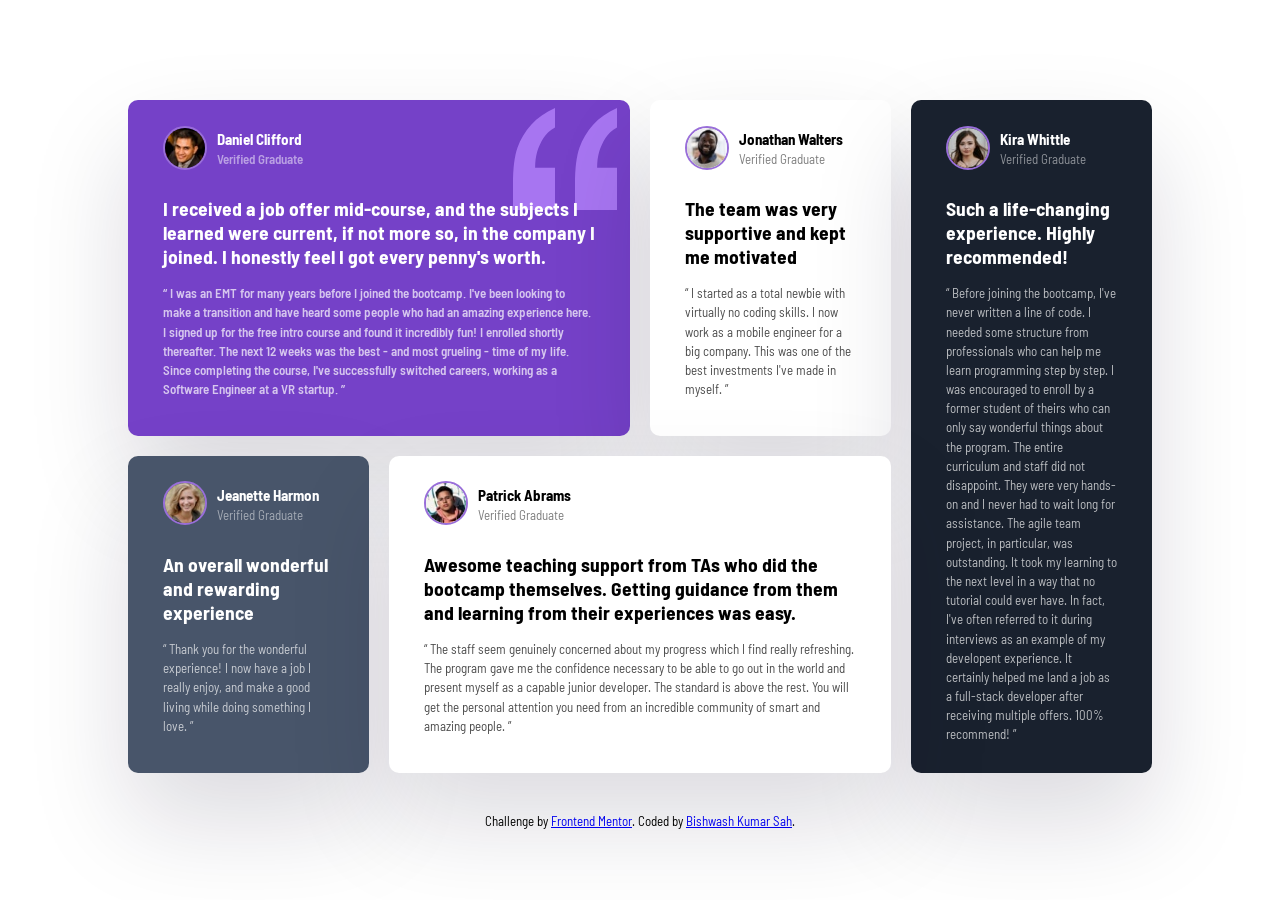
<file: index.html>
<!DOCTYPE html>
<html lang="en">
  <head>
    <meta charset="UTF-8" />
    <meta name="viewport" content="width=device-width, initial-scale=1.0" />
    <link rel="icon" type="image/png" sizes="32x32" href="favicon-32x32.png" />
    <title>Frontend Mentor | Testimonials Grid Section</title>
    <link rel="preconnect" href="https://fonts.googleapis.com" />
    <link rel="preconnect" href="https://fonts.gstatic.com" crossorigin />
    <link
      href="https://fonts.googleapis.com/css2?family=Barlow+Semi+Condensed:wght@500;600&family=Roboto:ital,wght@0,100;0,500;1,700&display=swap"
      rel="stylesheet"
    />
    <link rel="stylesheet" href="styles.css" />
  </head>
  <body>
    <div class="testimonials">
      <div class="container bg-purple">
        <div class="header">
          <img src="image-daniel.jpg" alt="daniel" />
          <div class="userName">
            <h3>Daniel Clifford</h3>
            <p>Verified Graduate</p>
          </div>
        </div>
        <h2>
          I received a job offer mid-course, and the subjects I learned were
          current, if not more so, in the company I joined. I honestly feel I
          got every penny's worth.
        </h2>
        <p class="quotation">
          “ I was an EMT for many years before I joined the bootcamp. I've been
          looking to make a transition and have heard some people who had an
          amazing experience here. I signed up for the free intro course and
          found it incredibly fun! I enrolled shortly thereafter. The next 12
          weeks was the best - and most grueling - time of my life. Since
          completing the course, I've successfully switched careers, working as
          a Software Engineer at a VR startup. ”
        </p>
      </div>
      <div class="container">
        <div class="header">
          <img src="image-jonathan.jpg" alt="jonathan" />
          <div class="userName">
            <h3>Jonathan Walters</h3>
            <p>Verified Graduate</p>
          </div>
        </div>
        <h2>The team was very supportive and kept me motivated</h2>
        <p class="quotation">
          “ I started as a total newbie with virtually no coding skills. I now
          work as a mobile engineer for a big company. This was one of the best
          investments I've made in myself. ”
        </p>
      </div>
      <div class="container bg-black">
        <div class="header">
          <img src="image-kira.jpg" alt="kira" />
          <div class="userName">
            <h3>Kira Whittle</h3>
            <p>Verified Graduate</p>
          </div>
        </div>
        <h2>Such a life-changing experience. Highly recommended!</h2>
        <p class="quotation">
          “ Before joining the bootcamp, I've never written a line of code. I
          needed some structure from professionals who can help me learn
          programming step by step. I was encouraged to enroll by a former
          student of theirs who can only say wonderful things about the program.
          The entire curriculum and staff did not disappoint. They were very
          hands-on and I never had to wait long for assistance. The agile team
          project, in particular, was outstanding. It took my learning to the
          next level in a way that no tutorial could ever have. In fact, I've
          often referred to it during interviews as an example of my developent
          experience. It certainly helped me land a job as a full-stack
          developer after receiving multiple offers. 100% recommend! ”
        </p>
      </div>

      <div class="container bg-grey">
        <div class="header">
          <img src="image-jeanette.jpg" alt="jeanette" />
          <div class="userName">
            <h3>Jeanette Harmon</h3>
            <p>Verified Graduate</p>
          </div>
        </div>
        <h2>An overall wonderful and rewarding experience</h2>
        <p class="quotation">
          “ Thank you for the wonderful experience! I now have a job I really
          enjoy, and make a good living while doing something I love. ”
        </p>
      </div>

      <div class="container">
        <div class="header">
          <img src="image-patrick.jpg" alt="patrick" />
          <div class="userName">
            <h3>Patrick Abrams</h3>
            <p>Verified Graduate</p>
          </div>
        </div>
        <h2>
          Awesome teaching support from TAs who did the bootcamp themselves.
          Getting guidance from them and learning from their experiences was
          easy.
        </h2>
        <p class="quotation">
          “ The staff seem genuinely concerned about my progress which I find
          really refreshing. The program gave me the confidence necessary to be
          able to go out in the world and present myself as a capable junior
          developer. The standard is above the rest. You will get the personal
          attention you need from an incredible community of smart and amazing
          people. ”
        </p>
      </div>
    </div>

    <footer>
      <div class="attribution">
        Challenge by
        <a href="https://www.frontendmentor.io?ref=challenge" target="_blank"
          >Frontend Mentor</a
        >. Coded by <a href="#">Bishwash Kumar Sah</a>.
      </div>
    </footer>
  </body>
</html>
</file>
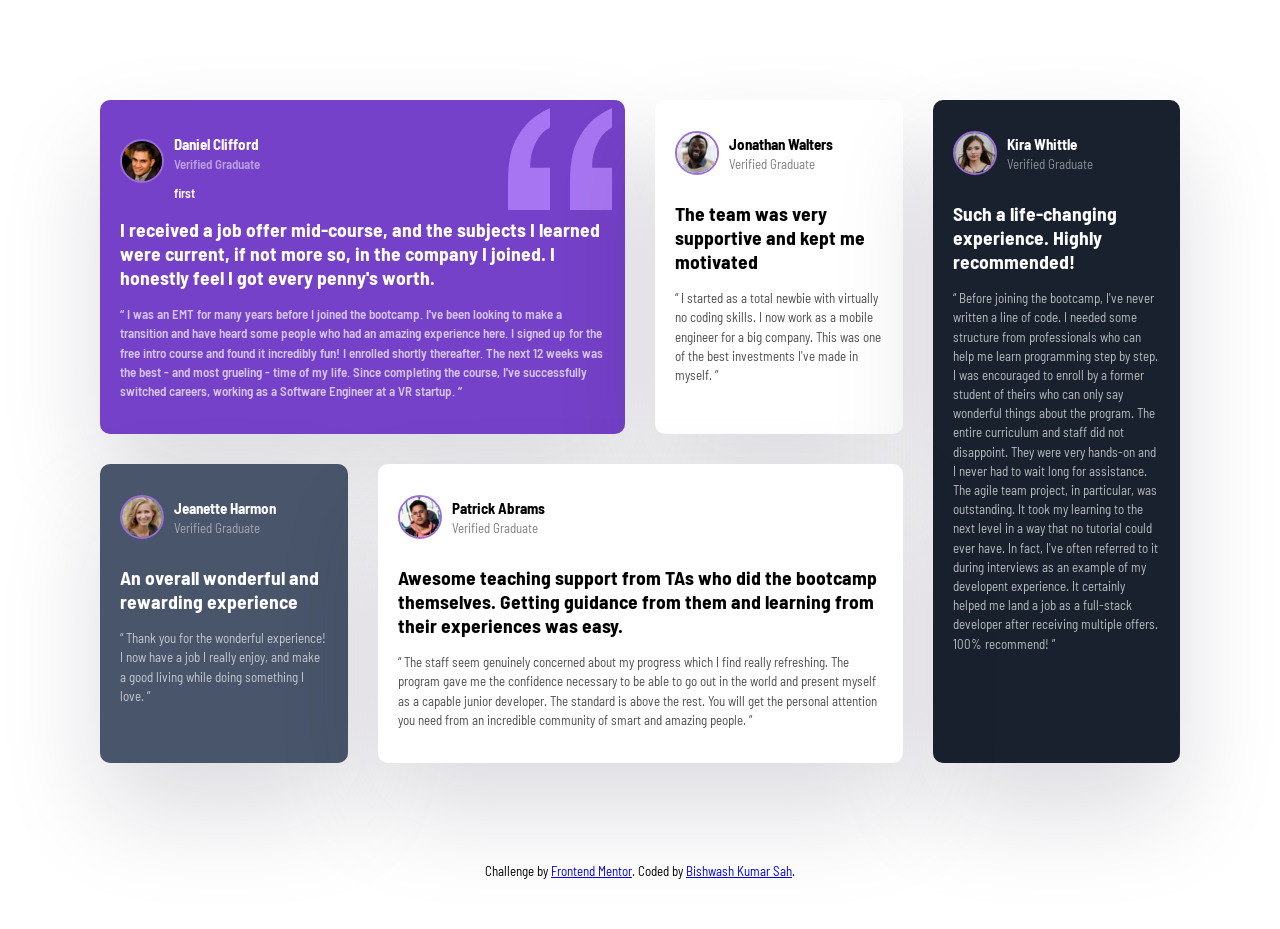
<file: html and css/index.html>
<!DOCTYPE html>
<html lang="en">
  <head>
    <meta charset="UTF-8" />
    <meta name="viewport" content="width=device-width, initial-scale=1.0" />
    <!-- displays site properly based on user's device -->
    <link
      rel="icon"
      type="image/png"
      sizes="32x32"
      href="./images/favicon-32x32.png"
    />
    <title>Frontend Mentor | Testimonials Grid Section</title>
    <link rel="preconnect" href="https://fonts.googleapis.com" />
    <link rel="preconnect" href="https://fonts.gstatic.com" crossorigin />
    <link
      href="https://fonts.googleapis.com/css2?family=Barlow+Semi+Condensed:wght@500;600&family=Roboto:ital,wght@0,100;0,500;1,700&display=swap"
      rel="stylesheet"
    />
    <link rel="stylesheet" href="styles.css" />
  </head>
  <body>
    <div class="testimonials">
      <div class="container bg-purple">
        <header class="header">
          <img src="../images/image-daniel.jpg" />
          <div class="userName">
            <h3>Daniel Clifford</h3>
            <p>Verified Graduate</p>
            first
          </div>
        </header>
        <h2>
          I received a job offer mid-course, and the subjects I learned were
          current, if not more so, in the company I joined. I honestly feel I
          got every penny's worth.
        </h2>
        <p class="quotation">
          “ I was an EMT for many years before I joined the bootcamp. I've been
          looking to make a transition and have heard some people who had an
          amazing experience here. I signed up for the free intro course and
          found it incredibly fun! I enrolled shortly thereafter. The next 12
          weeks was the best - and most grueling - time of my life. Since
          completing the course, I've successfully switched careers, working as
          a Software Engineer at a VR startup. ”
        </p>
      </div>
      <div class="container">
        <header class="header">
          <img src="../images/image-jonathan.jpg" />
          <div class="userName">
            <h3>Jonathan Walters</h3>
            <p>Verified Graduate</p>
          </div>
        </header>
        <h2>The team was very supportive and kept me motivated</h2>
        <p class="quotation">
          “ I started as a total newbie with virtually no coding skills. I now
          work as a mobile engineer for a big company. This was one of the best
          investments I've made in myself. ”
        </p>
      </div>
      <div class="container bg-black">
        <header class="header">
          <img src="../images/image-kira.jpg" />
          <div class="userName">
            <h3>Kira Whittle</h3>
            <p>Verified Graduate</p>
          </div>
        </header>
        <h2>Such a life-changing experience. Highly recommended!</h2>
        <p class="quotation">
          “ Before joining the bootcamp, I've never written a line of code. I
          needed some structure from professionals who can help me learn
          programming step by step. I was encouraged to enroll by a former
          student of theirs who can only say wonderful things about the program.
          The entire curriculum and staff did not disappoint. They were very
          hands-on and I never had to wait long for assistance. The agile team
          project, in particular, was outstanding. It took my learning to the
          next level in a way that no tutorial could ever have. In fact, I've
          often referred to it during interviews as an example of my developent
          experience. It certainly helped me land a job as a full-stack
          developer after receiving multiple offers. 100% recommend! ”
        </p>
      </div>

      <div class="container bg-grey">
        <header class="header">
          <img src="../images/image-jeanette.jpg" />
          <div class="userName">
            <h3>Jeanette Harmon</h3>
            <p>Verified Graduate</p>
          </div>
        </header>
        <h2>An overall wonderful and rewarding experience</h2>
        <p class="quotation">
          “ Thank you for the wonderful experience! I now have a job I really
          enjoy, and make a good living while doing something I love. ”
        </p>
      </div>

      <div class="container">
        <header class="header">
          <img src="../images/image-patrick.jpg" />
          <div class="userName">
            <h3>Patrick Abrams</h3>
            <p>Verified Graduate</p>
          </div>
        </header>
        <h2>
          Awesome teaching support from TAs who did the bootcamp themselves.
          Getting guidance from them and learning from their experiences was
          easy.
        </h2>
        <p class="quotation">
          “ The staff seem genuinely concerned about my progress which I find
          really refreshing. The program gave me the confidence necessary to be
          able to go out in the world and present myself as a capable junior
          developer. The standard is above the rest. You will get the personal
          attention you need from an incredible community of smart and amazing
          people. ”
        </p>
      </div>
    </div>

    <footer>
      <div class="attribution">
        Challenge by
        <a href="https://www.frontendmentor.io?ref=challenge" target="_blank"
          >Frontend Mentor</a
        >. Coded by <a href="#">Bishwash Kumar Sah</a>.
      </div>
    </footer>
  </body>
</html>
</file>
<file: styles.css>
@import url("https://fonts.googleapis.com/css2?family=Barlow+Semi+Condensed:wght@500;600&family=Roboto:ital,wght@0,100;0,500;1,700&display=swap");
body{
  margin: 0;
  padding: 0;
  box-sizing: border-box;
  font-family: 'Barlow Semi Condensed',sans-serif;
  font-size: 13px;  
}

img{    
  height: 40px;
  width: 40px;
  border-radius: 50%;
  border: 2px solid #996ed9;
  margin-right: 10px; 
}
.testimonials{
  width: 80%;
  margin:100px auto; 
  display: grid;    
  grid-template-columns: repeat(4,0.5fr);  
  gap: 20px;
  
}

.container{   
  padding: 15px 35px;  
  background-color: hsl(0, 0%, 100%);
  border-radius: 10px ;
  box-shadow: rgba(17,12,46,0.15) 0px 48px 100px 0px;  
  
}

.bg-purple{  
  color: hsl(0, 0%, 100%);
  font-weight: 600;
  background-color: hsl(263, 55%, 52%);
  background-image: url('bg-pattern-quotation.svg');
  background-image: cover;
  background-repeat: no-repeat;
  background-position: right 13px top 8px ;  
}

.bg-grey{
  background-color: hsl(217, 19%, 35%);
  color: hsl(0, 0%, 100%);
}

.bg-black{
  background-color: hsl(219, 29%, 14%);
  color: hsl(0, 0%, 100%);
}

.header{
  display: flex;
  align-items: center;

}

.userName h3{
  font-size: 15px;
  margin-bottom: -10px;   
}
.userName p{
  opacity: 50%;
}

p[class="quotation"]{
  opacity: 70%;
  line-height: 1.2rem;
  margin-top: -0.2px;
}

 .container:nth-of-type(1){
  grid-column: 1/3;
  grid-row: 1/2;
 }
 .container:nth-of-type(5){
  grid-column: 2/4;
  grid-row: 2/3;
 }
 .container:nth-of-type(3){
  grid-column: 4/5;
  grid-row: 1/3;
 }
 @media(max-width:800px){
  .testimonials{
    margin:30px
  }

  .container:nth-of-type(1){
    grid-column: 1/5;
    grid-row: 1/2;
   }   
   .container:nth-of-type(2){
    grid-column: 1/5;
    grid-row: 2/3;
   }
   .container:nth-of-type(3){
    grid-column: 1/5;
    grid-row: 3/4;
   }   
   .container:nth-of-type(4){
    grid-column: 1/5;
    grid-row: 4/5;
   }   
   .container:nth-of-type(5){
    grid-column: 1/5;
    grid-row: 5;
   }   
  }

  footer{
    text-align: center;
    margin-bottom: 30px;
    margin-top: -60px;
  }
</file>
<file: html and css/styles.css>
@import url("https://fonts.googleapis.com/css2?family=Barlow+Semi+Condensed:wght@500;600&family=Roboto:ital,wght@0,100;0,500;1,700&display=swap");
body{
  margin: 0;
  padding: 0;
  box-sizing: border-box;
  font-family: 'Barlow Semi Condensed',sans-serif;
  font-size: 13px;  
}

img{    
  height: 40px;
  width: 40px;
  border-radius: 50%;
  border: 2px solid #996ed9;
  margin-right: 10px; 
}
.testimonials{
  max-width:1440px;
  margin:30px auto; 
  display: grid;  
  grid-template-columns: repeat(4,1fr);
  margin:100px;
  gap: 30px;
}

.container{   
  
  padding: 20px;  
  background-color: hsl(0, 0%, 100%);
  border-radius: 10px ;
  box-shadow: rgba(17,12,46,0.15) 0px 48px 100px 0px;  
  
}

.bg-purple{  
  color: hsl(0, 0%, 100%);
  font-weight: 600;
  background-color: hsl(263, 55%, 52%);
  background-image: url('/images/bg-pattern-quotation.svg');
  background-image: cover;
  background-repeat: no-repeat;
  background-position: right 13px top 8px ;  
}

.bg-grey{
  background-color: hsl(217, 19%, 35%);
  color: hsl(0, 0%, 100%);
}

.bg-black{
  background-color: hsl(219, 29%, 14%);
  color: hsl(0, 0%, 100%);
}

.header{
  display: flex;
  align-items: center;

}

.userName h3{
  font-size: 15px;
  margin-bottom: -10px;   
}
.userName p{
  opacity: 50%;
}

p[class="quotation"]{
  opacity: 70%;
  line-height: 1.2rem;
  margin-top: -0.2px;
}

 .container:nth-of-type(1){
  grid-column: 1/3;
  grid-row: 1/2;
 }
 .container:nth-of-type(5){
  grid-column: 2/4;
  grid-row: 2/3;
 }
 .container:nth-of-type(3){
  grid-column: 4/5;
  grid-row: 1/3;
 }
 @media(max-width:800px){
  .testimonials{
    margin:30px
  }

  .container:nth-of-type(1){
    grid-column: 1/5;
    grid-row: 1/2;
   }   
   .container:nth-of-type(2){
    grid-column: 1/5;
    grid-row: 2/3;
   }   
   .container:nth-of-type(3){
    grid-column: 1/5;
    grid-row: 3/4;
   }   
   .container:nth-of-type(4){
    grid-column: 1/5;
    grid-row: 4/5;
   }   
   .container:nth-of-type(5){
    grid-column: 1/5;
    grid-row: 5;
   }   
  }

  footer{
    text-align: center;
    padding-bottom: 50px;
  }
</file>
